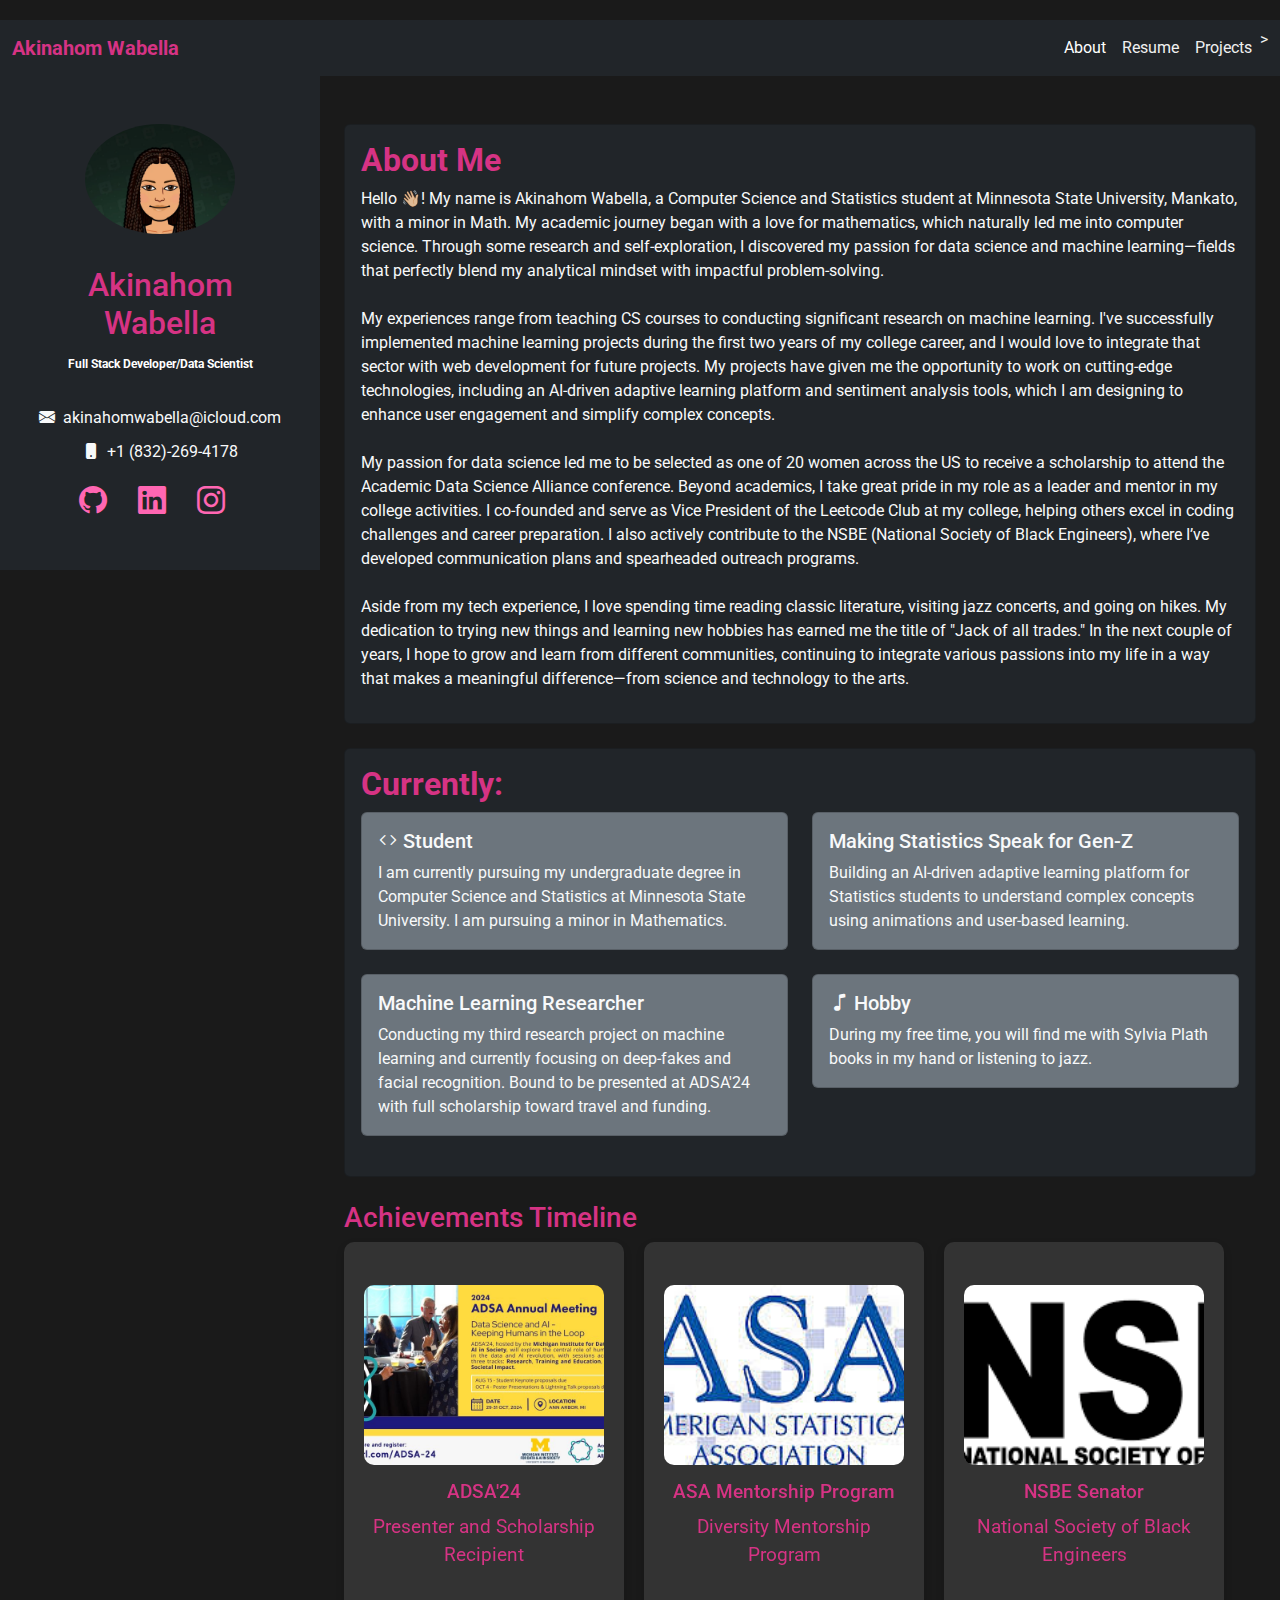
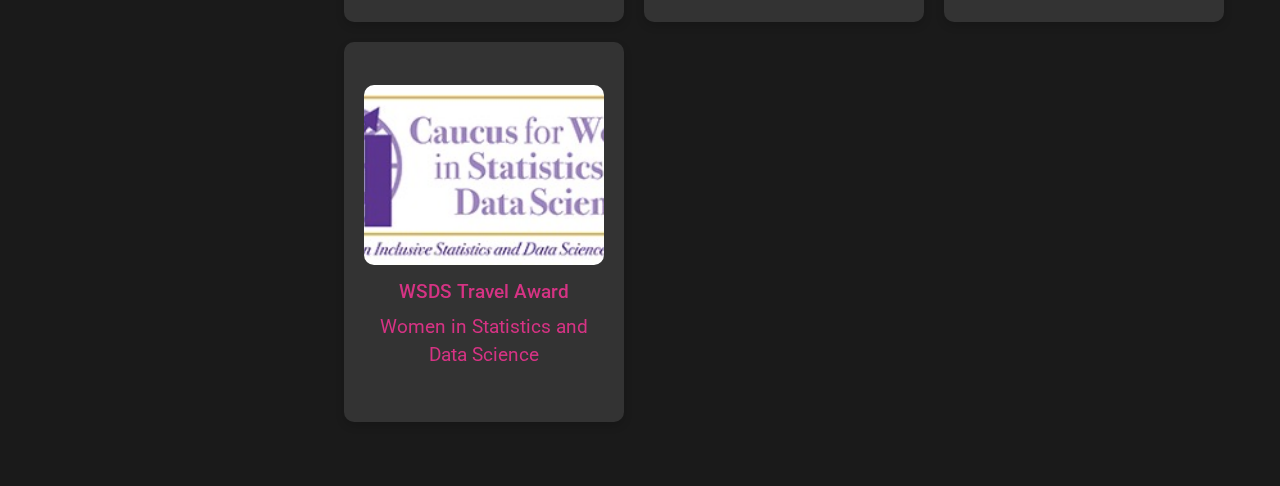
<file: index.html>
<!DOCTYPE html>
<html lang="en">

<head>
    <meta charset="UTF-8">
    <meta name="viewport" content="width=device-width, initial-scale=1.0, user-scalable=no">
    <meta name="description" content="Akinahom Wabella's Portfolio">
    <meta name="author" content="Akinahom Wabella">
    <title>Akinahom Wabella Portfolio</title>
    <link rel="icon" type="image/x-icon" href="assets/favicon.ico">
    <link href="https://fonts.googleapis.com/css2?family=Roboto:wght@400;700&display=swap" rel="stylesheet">
    <!-- Bootstrap CSS -->
    <link href="https://cdn.jsdelivr.net/npm/bootstrap@5.1.3/dist/css/bootstrap.min.css" rel="stylesheet" />
    <link href="css/styles.css" rel="stylesheet">
    <!-- Bootstrap Icons -->
    <link href="https://cdn.jsdelivr.net/npm/bootstrap-icons/font/bootstrap-icons.css" rel="stylesheet">
</head>

<body>
    <!-- Placeholder for Navbar -->
    <div id="navbar-placeholder"></div>

    <!-- Main Container -->
    <div class="container-fluid">
        <div class="row">
            <!-- Placeholder for Sidebar -->
            <div id="sidebar-placeholder" class="col-md-3 bg-dark text-light sidebar p-4"></div>

            <!-- Main Content -->
            <div class="col-md-9 main-content p-4">
                <!-- About Section in a Card -->
                <div class="card my-4 bg-dark text-light">
                    <div class="card-body">
                        <h2 class="fw-bold">About Me</h2>
                        <p>
                            Hello 👋🏼! My name is Akinahom Wabella, a Computer Science and Statistics student at Minnesota State University, Mankato, with a minor in Math. My academic journey began with a love for mathematics, which naturally led me into computer science. Through some research and self-exploration, I discovered my passion for data science and machine learning—fields that perfectly blend my analytical mindset with impactful problem-solving.
                            <br><br>
                            My experiences range from teaching CS courses to conducting significant research on machine learning. I've successfully implemented machine learning projects during the first two years of my college career, and I would love to integrate that sector with web development for future projects. My projects have given me the opportunity to work on cutting-edge technologies, including an AI-driven adaptive learning platform and sentiment analysis tools, which I am designing to enhance user engagement and simplify complex concepts.
                            <br><br>
                            My passion for data science led me to be selected as one of 20 women across the US to receive a scholarship to attend the Academic Data Science Alliance conference. Beyond academics, I take great pride in my role as a leader and mentor in my college activities. I co-founded and serve as Vice President of the Leetcode Club at my college, helping others excel in coding challenges and career preparation. I also actively contribute to the NSBE (National Society of Black Engineers), where I’ve developed communication plans and spearheaded outreach programs.
                            <br><br>
                            Aside from my tech experience, I love spending time reading classic literature, visiting jazz concerts, and going on hikes. My dedication to trying new things and learning new hobbies has earned me the title of "Jack of all trades." In the next couple of years, I hope to grow and learn from different communities, continuing to integrate various passions into my life in a way that makes a meaningful difference—from science and technology to the arts.
                        </p>
                    </div>
                </div>

                <!-- What I'm Doing Section -->
                <div class="card my-4 bg-dark text-light">
                    <div class="card-body">
                        <h2 class="fw-bold">Currently:</h2>
                        <div class="row">
                            <!-- First Card -->
                            <div class="col-md-6 mb-4">
                                <div class="card bg-secondary text-light">
                                    <div class="card-body">
                                        <h5 class="card-title"><i class="bi bi-code"></i> Student</h5>
                                        <p class="card-text">
                                            I am currently pursuing my undergraduate degree in Computer Science and Statistics at Minnesota State University. I am pursuing a minor in Mathematics.
                                        </p>
                                    </div>
                                </div>
                            </div>
                            <!-- Second Card -->
                            <div class="col-md-6 mb-4">
                                <div class="card bg-secondary text-light">
                                    <div class="card-body">
                                        <h5 class="card-title"><i class="bi bi-computer"></i> Making Statistics Speak for Gen-Z</h5>
                                        <p class="card-text">
                                            Building an AI-driven adaptive learning platform for Statistics students to understand complex concepts using animations and user-based learning.
                                        </p>
                                    </div>
                                </div>
                            </div>
                            <!-- Third Card -->
                            <div class="col-md-6 mb-4">
                                <div class="card bg-secondary text-light">
                                    <div class="card-body">
                                        <h5 class="card-title"><i class="bi bi-research"></i> Machine Learning Researcher</h5>
                                        <p class="card-text">
                                            Conducting my third research project on machine learning and currently focusing on deep-fakes and facial recognition. Bound to be presented at ADSA'24 with full scholarship toward travel and funding.
                                        </p>
                                    </div>
                                </div>
                            </div>
                            <!-- Fourth Card -->
                            <div class="col-md-6 mb-4">
                                <div class="card bg-secondary text-light">
                                    <div class="card-body">
                                        <h5 class="card-title"><i class="bi bi-music-note"></i> Hobby</h5>
                                        <p class="card-text">
                                            During my free time, you will find me with Sylvia Plath books in my hand or listening to jazz.
                                        </p>
                                    </div>
                                </div>
                            </div>
                        </div>
                    </div>
                </div>

                <!-- Achievements Timeline Section -->
                <div class="flip-timeline-section">
                    <h3>Achievements Timeline</h3>
                    <div class="flip-card-container">
                        <!-- First Flip Card -->
                        <div class="flip-card">
                            <div class="flip-card-inner">
                                <div class="flip-card-front">
                                    <img src="assets/images/ADSA-24.jpeg" alt="ADSA Presenter" class="img-fluid">
                                    <h4>ADSA'24</h4>
                                    <p>Presenter and Scholarship Recipient</p>
                                </div>
                                <div class="flip-card-back">
                                    <p>Selected as one of 20 women across the US for a scholarship to attend the Academic Data Science Alliance conference. Presenting research to an audience of 100+ professionals, focusing on the societal impact of data science and AI.</p>
                                </div>
                            </div>
                        </div>

                        <!-- Second Flip Card -->
                        <div class="flip-card">
                            <div class="flip-card-inner">
                                <div class="flip-card-front">
                                    <img src="assets/images/ASA.jpeg" alt="American Statistical Association" class="img-fluid">
                                    <h4>ASA Mentorship Program</h4>
                                    <p>Diversity Mentorship Program</p>
                                </div>
                                <div class="flip-card-back">
                                    <p>Chosen as one of 50 participants from over 300 applicants to attend the prestigious ASA Diversity Mentorship Program, demonstrating exceptional promise in statistical research and leadership.</p>
                                </div>
                            </div>
                        </div>

                        <!-- Third Flip Card -->
                        <div class="flip-card">
                            <div class="flip-card-inner">
                                <div class="flip-card-front">
                                    <img src="assets/images/NSBE.png" alt="NSBE Senator" class="img-fluid">
                                    <h4>NSBE Senator</h4>
                                    <p>National Society of Black Engineers</p>
                                </div>
                                <div class="flip-card-back">
                                    <p>Serve as the voice of the chapter at regional and national NSBE meetings. Contributed to discussions and decision-making processes to enhance chapter activities, resulting in an increase of 50+ new members.</p>
                                </div>
                            </div>
                        </div>

                        <!-- Fourth Flip Card -->
                        <div class="flip-card">
                            <div class="flip-card-inner">
                                <div class="flip-card-front">
                                    <img src="assets/images/IDWSDS.jpeg" alt="Women in Statistics and Data Science" class="img-fluid">
                                    <h4>WSDS Travel Award</h4>
                                    <p>Women in Statistics and Data Science</p>
                                </div>
                                <div class="flip-card-back">
                                    <p>Selected to receive the WSDS 2024 Student Travel Award, providing travel and registration support to attend the prestigious event in Reston, Virginia. Recognized for advancing diversity and excellence in statistics and data science.</p>
                                </div>
                            </div>
                        </div>
                    </div> <!-- End of Flip Card Container -->
                </div> <!-- End of Flip Timeline Section -->

            </div> <!-- End of Main Content -->
        </div> <!-- End of Row -->
    </div> <!-- End of Container Fluid -->

    <!-- Bootstrap JS -->
    <script src="js/include.js"></script>
    <script src="https://cdn.jsdelivr.net/npm/bootstrap@5.1.3/dist/js/bootstrap.bundle.min.js"></script>
</body>

</html>
</file>
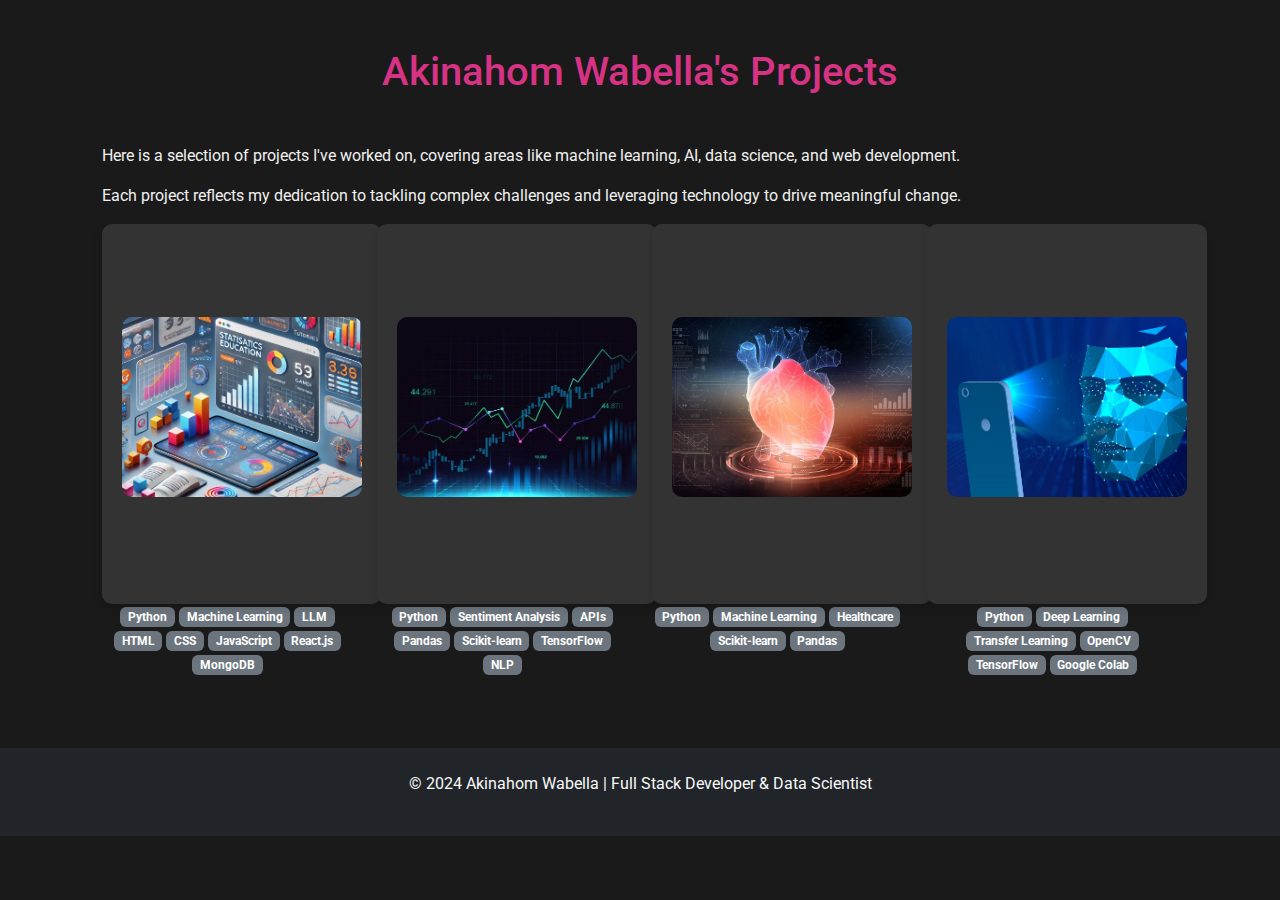
<file: projects.html>
<!DOCTYPE html>
<html lang="en">
<head>
    <meta charset="UTF-8">
    <meta name="viewport" content="width=device-width, initial-scale=1.0, user-scalable=no">
    <meta name="description" content="Akinahom Wabella's Portfolio">
    <meta name="author" content="Akinahom Wabella">
    <title>Akinahom Wabella Portfolio</title>
    <link rel="icon" type="image/x-icon" href="assets/favicon.ico">
    <link href="https://fonts.googleapis.com/css2?family=Roboto:wght@400;700&display=swap" rel="stylesheet">
    <!-- Bootstrap CSS -->
    <link href="https://cdn.jsdelivr.net/npm/bootstrap@5.1.3/dist/css/bootstrap.min.css" rel="stylesheet" />
    <!-- Bootstrap Icons -->
    <link href="css/styles.css" rel="stylesheet">
</head>
<body>

<div class="container my-5">
    <h1 class="text-center mb-4">Akinahom Wabella's Projects</h1>
    <p class="text-center mb-5">
        <p>Here is a selection of projects I've worked on, covering areas like machine learning, AI, data science, and web development.</p>
        <p>Each project reflects my dedication to tackling complex challenges and leveraging technology to drive meaningful change.</p>
    </p>
    <div class="row">
        <!-- First Project - Making Statistics Speak for GenZ -->
        <div class="col-md-3 mb-4">
            <div class="flip-card">
                <div class="flip-card-inner">
                    <div class="flip-card-front">
                        <img src="assets/images/stat_for_Genz.webp" alt="Making Statistics Speak for GenZ" class="img-fluid">
                    </div>
                    <div class="flip-card-back">
                        <h4>Making Statistics Speak for GenZ</h4>
                        <p>Developing a platform that delivers statistical education through engaging games and step-by-step tutorials powered by LLM.</p>
                        <a href="https://github.com/akinahomwabella/LMS-with-LLM" target="_blank" class="btn btn-pink mt-3">Statistics for GenZ</a>
                    </div>
                </div>
            </div>
            <div class="card-footer text-center">
                <span class="badge bg-secondary">Python</span>
                <span class="badge bg-secondary">Machine Learning</span>
                <span class="badge bg-secondary">LLM</span>
                <span class="badge bg-secondary">HTML</span>
                <span class="badge bg-secondary">CSS</span>
                <span class="badge bg-secondary">JavaScript</span>
                <span class="badge bg-secondary">React.js</span>
                <span class="badge bg-secondary">MongoDB</span>
            </div>
        </div>

        <!-- Second Project - Stock Price Prediction -->
        <div class="col-md-3 mb-4">
            <div class="flip-card">
                <div class="flip-card-inner">
                    <div class="flip-card-front">
                        <img src="assets/images/stocks.jpg" alt="Stock Price Prediction using Sentiment Analysis" class="img-fluid">
                    </div>
                    <div class="flip-card-back">
                        <h4>Stock Price Prediction using Sentiment Analysis</h4>
                        <p>Developed a system that analyzes financial data from Alpha Vantage and Twitter API, to predict stock price movements based on sentiment analysis.</p>
                        <a href="https://github.com/akinahomwabella/Stock_Price_with_ML" target="_blank" class="btn btn-pink mt-3">Stock Price Prediction</a>
                    </div>
                </div>
            </div>
            <div class="card-footer text-center">
                <span class="badge bg-secondary">Python</span>
                <span class="badge bg-secondary">Sentiment Analysis</span>
                <span class="badge bg-secondary">APIs</span>
                <span class="badge bg-secondary">Pandas</span>
                <span class="badge bg-secondary">Scikit-learn</span>
                <span class="badge bg-secondary">TensorFlow</span>
                <span class="badge bg-secondary">NLP</span>
            </div>
        </div>

        <!-- Third Project - Predictive Heart Disease Analysis -->
        <div class="col-md-3 mb-4">
            <div class="flip-card">
                <div class="flip-card-inner">
                    <div class="flip-card-front">
                        <img src="assets/images/heart_disease.jpg" alt="Predictive Heart Disease Analysis" class="img-fluid">
                    </div>
                    <div class="flip-card-back">
                        <h4>Predictive Heart Disease Analysis</h4>
                        <p>Integrated machine learning algorithms to enhance the predictive capabilities of detecting heart disease, particularly in the elderly community.</p>
                        <a href="https://github.com/akinahomwabella/Predictive-Heart-Disease-Analysis" target="_blank" class="btn btn-pink mt-3">Heart Disease Analysis</a>
                    </div>
                </div>
            </div>
            <div class="card-footer text-center">
                <span class="badge bg-secondary">Python</span>
                <span class="badge bg-secondary">Machine Learning</span>
                <span class="badge bg-secondary">Healthcare</span>
                <span class="badge bg-secondary">Scikit-learn</span>
                <span class="badge bg-secondary">Pandas</span>
            </div>
        </div>

        <!-- Fourth Project - Deepfake Detection -->
        <div class="col-md-3 mb-4">
            <div class="flip-card">
                <div class="flip-card-inner">
                    <div class="flip-card-front">
                        <img src="assets/images/deep_fake.jpg" alt="Deepfake Detection for Online Misinformation" class="img-fluid">
                    </div>
                    <div class="flip-card-back">
                        <h4>Deepfake Detection for Online Misinformation</h4>
                        <p>Developed a real-time deepfake detection system using transfer learning techniques to detect manipulated videos from the DFDC dataset.</p>
                        <a href="https://github.com/akinahomwabella/deepfake-detection" target="_blank" class="btn btn-pink mt-3">Deepfake Detection</a>
                    </div>
                </div>
            </div>
            <div class="card-footer text-center">
                <span class="badge bg-secondary">Python</span>
                <span class="badge bg-secondary">Deep Learning</span>
                <span class="badge bg-secondary">Transfer Learning</span>
                <span class="badge bg-secondary">OpenCV</span>
                <span class="badge bg-secondary">TensorFlow</span>
                <span class="badge bg-secondary">Google Colab</span>
            </div>
        </div>
    </div>
</div>

<!-- Footer -->
<footer class="bg-dark text-light text-center py-4">
    <p>© 2024 Akinahom Wabella | Full Stack Developer & Data Scientist</p>
    <a href="https://github.com/akinahomwabella" target="_blank"><i class="bi bi-github"></i></a>
    <a href="https://linkedin.com/in/akinahomwabella" target="_blank"><i class="bi bi-linkedin"></i></a>
</footer>

<!-- Bootstrap JS -->
<script src="https://cdn.jsdelivr.net/npm/bootstrap@5.1.3/dist/js/bootstrap.bundle.min.js"></script>
</body>
</html>
</file>
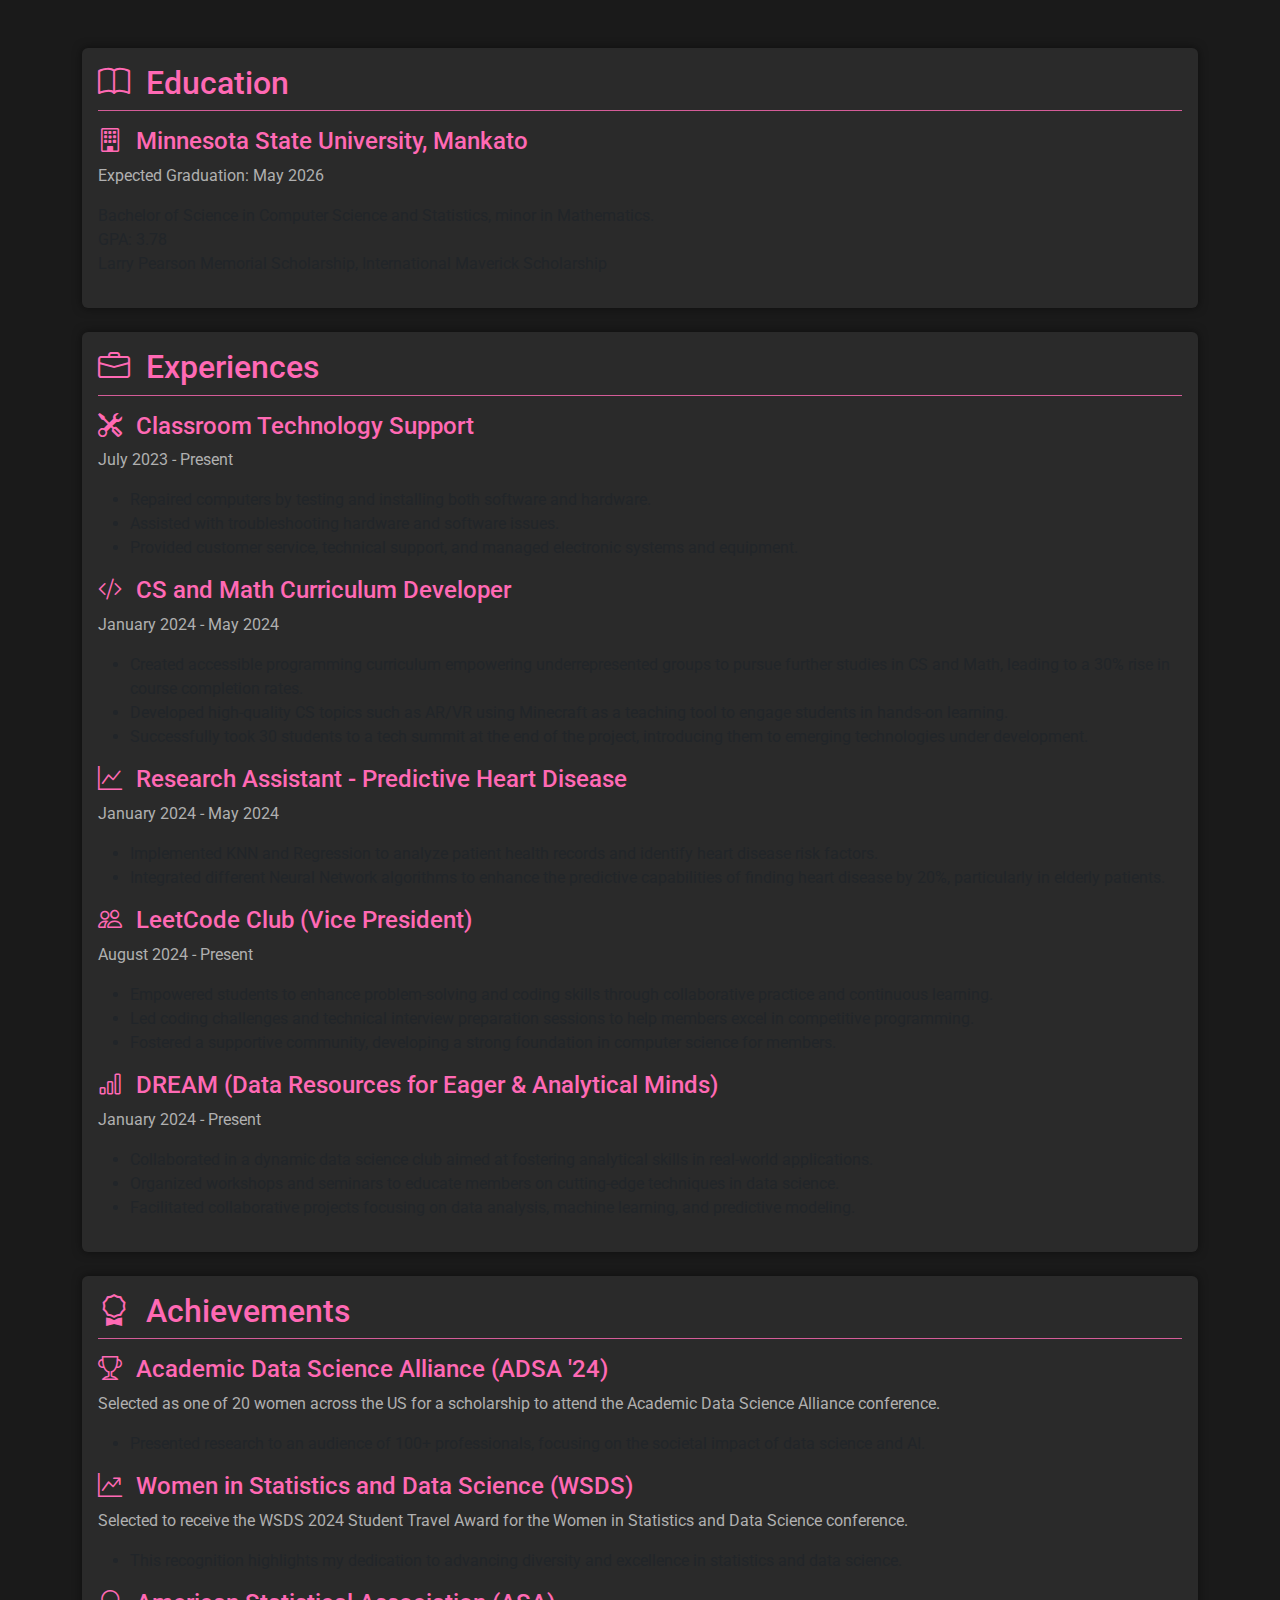
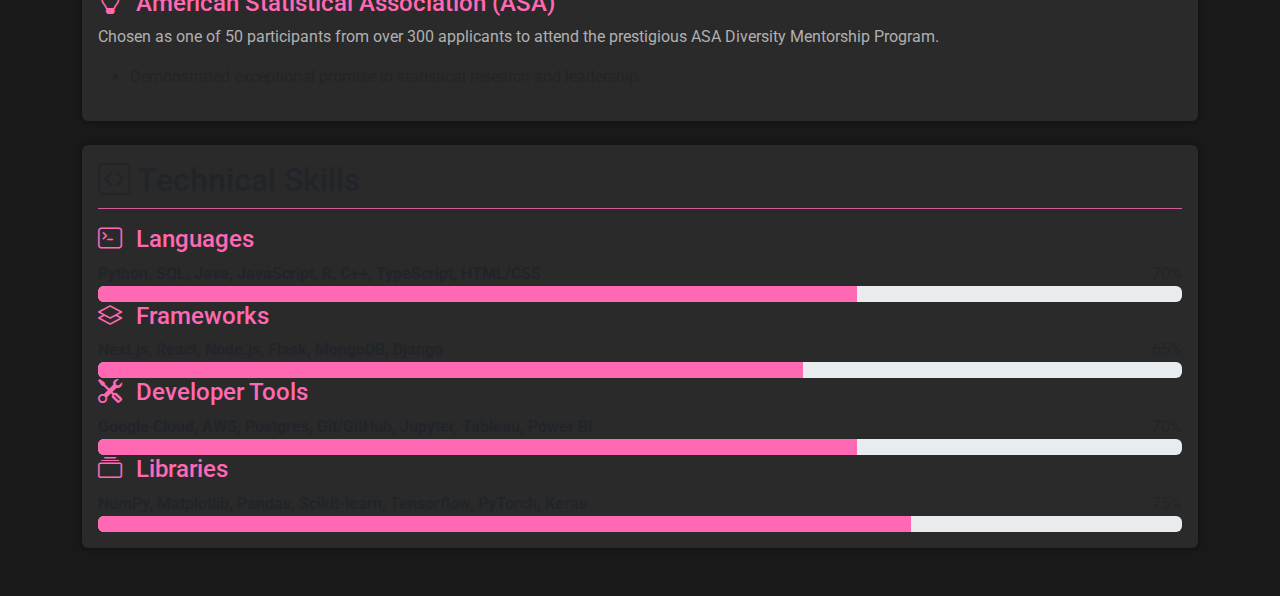
<file: resume.html>
<!DOCTYPE html>
<html lang="en">
<head>
    <meta charset="UTF-8">
    <meta name="viewport" content="width=device-width, initial-scale=1.0, user-scalable=no">
    <meta name="description" content="Akinahom Wabella's Portfolio">
    <meta name="author" content="Akinahom Wabella">
    <title>Akinahom Wabella Portfolio</title>
    <link rel="icon" type="image/x-icon" href="assets/favicon.ico">
    <link href="https://fonts.googleapis.com/css2?family=Roboto:wght@400;700&display=swap" rel="stylesheet">
    <!-- Bootstrap CSS -->
    <link href="https://cdn.jsdelivr.net/npm/bootstrap@5.1.3/dist/css/bootstrap.min.css" rel="stylesheet" />
    <!-- Bootstrap Icons -->
    <link href="https://cdn.jsdelivr.net/npm/bootstrap-icons@1.5.0/font/bootstrap-icons.css" rel="stylesheet" />
    <style>
        body {
            background-color: #1a1a1a;
            color: #f0f0f0;
            font-family: 'Roboto', sans-serif;
        }

        .card {
            background-color: #2a2a2a;
            border: none;
            box-shadow: 0px 0px 10px rgba(0, 0, 0, 0.5);
            margin-bottom: 20px;
        }

        .section-title, h4 {
            color: #ff69b4; /* Pink color for headings */
        }

        /* Muted text for achievements and experience descriptions */
        .text-muted-custom {
            color: #b0b0b0;
        }

        /* Custom pink progress bars */
        .progress-bar {
            background-color: #ff69b4;
        }

        .skill-label {
            font-weight: bold;
        }

        /* Adding margin to icons in headings */
        .section-title i, h4 i {
            margin-right: 8px;
        }

        /* Custom styles for hr (dividers) */
        hr {
            border-top: 1px solid #ff69b4;
            opacity: 0.8;
        }
    </style>
</head>
<body>

<div class="container my-5">
    <!-- Education Section Card -->
    <div class="card mb-4">
        <div class="card-body">
            <div class="section-header">
                <h2 class="section-title"><i class="bi bi-book"></i> Education</h2>
                <hr class="mt-2">
            </div>
            <div class="education-content">
                <h4><i class="bi bi-building"></i> Minnesota State University, Mankato</h4>
                <p class="text-muted-custom">Expected Graduation: May 2026</p>
                <p>Bachelor of Science in Computer Science and Statistics, minor in Mathematics.<br>
                    GPA: 3.78<br>
                    Larry Pearson Memorial Scholarship, International Maverick Scholarship
                </p>
            </div>
        </div>
    </div>

    <!-- Experiences Section Card -->
    <div class="card mb-4">
        <div class="card-body">
            <div class="section-header">
                <h2 class="section-title"><i class="bi bi-briefcase"></i> Experiences</h2>
                <hr class="mt-2">
            </div>
            <!-- First Experience -->
            <div class="experience-content">
                <h4><i class="bi bi-tools"></i> Classroom Technology Support</h4>
                <p class="text-muted-custom">July 2023 - Present</p>
                <ul>
                    <li>Repaired computers by testing and installing both software and hardware.</li>
                    <li>Assisted with troubleshooting hardware and software issues.</li>
                    <li>Provided customer service, technical support, and managed electronic systems and equipment.</li>
                </ul>
            </div>
            <!-- Second Experience -->
            <div class="experience-content">
                <h4><i class="bi bi-code-slash"></i> CS and Math Curriculum Developer</h4>
                <p class="text-muted-custom">January 2024 - May 2024</p>
                <ul>
                    <li>Created accessible programming curriculum empowering underrepresented groups to pursue further studies in CS and Math, leading to a 30% rise in course completion rates.</li>
                    <li>Developed high-quality CS topics such as AR/VR using Minecraft as a teaching tool to engage students in hands-on learning.</li>
                    <li>Successfully took 30 students to a tech summit at the end of the project, introducing them to emerging technologies under development.</li>
                </ul>
            </div>
            <!-- Third Experience -->
            <div class="experience-content">
                <h4><i class="bi bi-graph-up"></i> Research Assistant - Predictive Heart Disease</h4>
                <p class="text-muted-custom">January 2024 - May 2024</p>
                <ul>
                    <li>Implemented KNN and Regression to analyze patient health records and identify heart disease risk factors.</li>
                    <li>Integrated different Neural Network algorithms to enhance the predictive capabilities of finding heart disease by 20%, particularly in elderly patients.</li>
                </ul>
            </div>

            <!-- Fourth Experience - LeetCode Club -->
            <div class="experience-content">
                <h4><i class="bi bi-people"></i> LeetCode Club (Vice President)</h4>
                <p class="text-muted-custom">August 2024 - Present</p>
                <ul>
                    <li>Empowered students to enhance problem-solving and coding skills through collaborative practice and continuous learning.</li>
                    <li>Led coding challenges and technical interview preparation sessions to help members excel in competitive programming.</li>
                    <li>Fostered a supportive community, developing a strong foundation in computer science for members.</li>
                </ul>
            </div>

            <!-- Fifth Experience - DREAM (Data Resources for Eager & Analytical Minds) -->
            <div class="experience-content">
                <h4><i class="bi bi-bar-chart"></i> DREAM (Data Resources for Eager & Analytical Minds)</h4>
                <p class="text-muted-custom">January 2024 - Present</p>
                <ul>
                    <li>Collaborated in a dynamic data science club aimed at fostering analytical skills in real-world applications.</li>
                    <li>Organized workshops and seminars to educate members on cutting-edge techniques in data science.</li>
                    <li>Facilitated collaborative projects focusing on data analysis, machine learning, and predictive modeling.</li>
                </ul>
            </div>
        </div>
    </div>

    <!-- Achievements Section Card -->
    <div class="card mb-4">
        <div class="card-body">
            <div class="section-header">
                <h2 class="section-title"><i class="bi bi-award"></i> Achievements</h2>
                <hr class="mt-2">
            </div>
            <!-- First Achievement -->
            <div class="achievement-content">
                <h4><i class="bi bi-trophy"></i> Academic Data Science Alliance (ADSA '24)</h4>
                <p class="text-muted-custom">Selected as one of 20 women across the US for a scholarship to attend the Academic Data Science Alliance conference.</p>
                <ul>
                    <li>Presented research to an audience of 100+ professionals, focusing on the societal impact of data science and AI.</li>
                </ul>
            </div>
            <!-- Second Achievement -->
            <div class="achievement-content">
                <h4><i class="bi bi-graph-up-arrow"></i> Women in Statistics and Data Science (WSDS)</h4>
                <p class="text-muted-custom">Selected to receive the WSDS 2024 Student Travel Award for the Women in Statistics and Data Science conference.</p>
                <ul>
                    <li>This recognition highlights my dedication to advancing diversity and excellence in statistics and data science.</li>
                </ul>
            </div>
            <!-- Third Achievement -->
            <div class="achievement-content">
                <h4><i class="bi bi-lightbulb"></i> American Statistical Association (ASA)</h4>
                <p class="text-muted-custom">Chosen as one of 50 participants from over 300 applicants to attend the prestigious ASA Diversity Mentorship Program.</p>
                <ul>
                    <li>Demonstrated exceptional promise in statistical research and leadership.</li>
                </ul>
            </div>
        </div>
    </div>

    <!-- My Skills Card -->
    <div class="card mb-4">
        <div class="card-body">
            <h2 class="skills-title"><i class="bi bi-code-square"></i> Technical Skills</h2>
            <hr class="mt-2">

            <!-- Programming Languages -->
            <h4><i class="bi bi-terminal"></i> Languages</h4>
            <div class="skill">
                <div class="d-flex justify-content-between">
                    <span class="skill-label">Python, SQL, Java, JavaScript, R, C++, TypeScript, HTML/CSS</span>
                    <span>70%</span>
                </div>
                <div class="progress">
                    <div class="progress-bar" role="progressbar" style="width: 70%;" aria-valuenow="70" aria-valuemin="0" aria-valuemax="100"></div>
                </div>
            </div>

            <!-- Frameworks -->
            <h4><i class="bi bi-layers"></i> Frameworks</h4>
            <div class="skill">
                <div class="d-flex justify-content-between">
                    <span class="skill-label">Next.js, React, Node.js, Flask, MongoDB, Django</span>
                    <span>65%</span>
                </div>
                <div class="progress">
                    <div class="progress-bar" role="progressbar" style="width: 65%;" aria-valuenow="65" aria-valuemin="0" aria-valuemax="100"></div>
                </div>
            </div>

            <!-- Developer Tools -->
            <h4><i class="bi bi-tools"></i> Developer Tools</h4>
            <div class="skill">
                <div class="d-flex justify-content-between">
                    <span class="skill-label">Google Cloud, AWS, Postgres, Git/GitHub, Jupyter, Tableau, Power BI</span>
                    <span>70%</span>
                </div>
                <div class="progress">
                    <div class="progress-bar" role="progressbar" style="width: 70%;" aria-valuenow="70" aria-valuemin="0" aria-valuemax="100"></div>
                </div>
            </div>

            <!-- Libraries -->
            <h4><i class="bi bi-collection"></i> Libraries</h4>
            <div class="skill">
                <div class="d-flex justify-content-between">
                    <span class="skill-label">NumPy, Matplotlib, Pandas, Scikit-learn, Tensorflow, PyTorch, Keras</span>
                    <span>75%</span>
                </div>
                <div class="progress">
                    <div class="progress-bar" role="progressbar" style="width: 75%;" aria-valuenow="75" aria-valuemin="0" aria-valuemax="100"></div>
                </div>
            </div>
        </div>
    </div>
</div>

<!-- Bootstrap JS -->
<script src="https://cdn.jsdelivr.net/npm/bootstrap@5.1.3/dist/js/bootstrap.bundle.min.js"></script>

</body>
</html>
</file>
<file: css/styles.css>
/* General Styles */
body {
    font-family: 'Roboto', sans-serif;
    background-color: #1a1a1a; /* Dark background */
    color: #f0f0f0; /* Light text */
    margin: 0;
    padding: 0;
    margin-top: 20px;
}

/* Navbar Styles */
.navbar {
    background-color: #333;
}

.navbar-brand {
    font-weight: bold;
    color: #d63384; /* Dark pink */
}

.nav-link {
    color: #f0f0f0;
}

.nav-link:hover {
    color: #d63384; /* Dark pink */
}

/* Sidebar Styles */
.sidebar {
    display: flex;
    flex-direction: column;
    align-items: center;
    text-align: center;
    height: 100%;
    padding: 20px;
}

.profile-pic {
    border-radius: 50%;
    margin-bottom: 20px;
}

.contact-info p {
    display: flex;
    align-items: center;
    justify-content: center;
    margin-bottom: 10px;
}

.social-links {
    display: flex;
    justify-content: center;
    gap: 15px;
    margin-top: 20px;
}

.social-links a {
    font-size: 1.5rem;
    color: #ff66b2;
}

.social-links a:hover {
    color: #e63989;
}

/* Main Content Styles */
.main-content {
    background-color: #1a1a1a;
    padding: 30px;
}

.about-section,
.flip-timeline-section {
    margin-bottom: 40px;
}

.about-section h2,
.what-i-do-section h2 {
    color: #d63384;
    margin-bottom: 20px;
}

.about-section p,
.what-i-do-section p {
    line-height: 1.6;
    font-size: 1.1rem;
}

/* What I'm Doing Section (Now same as About Me Section) */
.what-i-do-section {
    background-color: #333; /* Same dark background as About Me section */
    color: #f0f0f0; /* Light text */
    padding: 30px;
    border-radius: 10px;
    box-shadow: 0px 4px 10px rgba(0, 0, 0, 0.1);
    margin-bottom: 20px; /* Additional margin */
}

/* Headings (H1, H2, etc.) in Main Content should also be Pink */
h1, h2, h3, h4, h5, h6 {
    color: #d63384; /* Dark pink for all headings */
}

/* Projects Section Styles */
.project-list {
    list-style-type: none;
    padding: 0;
}

.project-item {
    background-color: #2a2a2a;
    border: none;
    padding: 20px;
    box-shadow: 0px 2px 10px rgba(0, 0, 0, 0.2);
    margin-bottom: 20px;
    border-radius: 8px;
}

.project-title {
    font-size: 1.5rem;
    font-weight: bold;
    color: #d63384;
}

.project-category {
    color: #888;
    font-size: 0.9rem;
    margin-top: 5px;
}

.project-description {
    margin-top: 10px;
    line-height: 1.5;
    color: #d3d3d3;
}

/* Flip Card Styles */
.flip-card-container {
    display: flex;
    flex-wrap: wrap;
    gap: 20px;
}

.flip-card {
    background-color: transparent;
    width: 280px;
    height: 380px;
    perspective: 1000px;
}

.flip-card-inner {
    position: relative;
    width: 100%;
    height: 100%;
    text-align: center;
    transition: transform 0.6s;
    transform-style: preserve-3d;
}

.flip-card:hover .flip-card-inner {
    transform: rotateY(180deg);
}

.flip-card-front,
.flip-card-back {
    position: absolute;
    width: 100%;
    height: 100%;
    backface-visibility: hidden;
    border-radius: 10px;
    box-shadow: 0 4px 8px rgba(0, 0, 0, 0.15);
}

.flip-card-front {
    background-color: #333;
    color: #d63384;
    display: flex;
    flex-direction: column;
    align-items: center;
    justify-content: center;
    padding: 20px;
}

.flip-card-front img {
    width: 100%;
    height: 180px;
    object-fit: cover;
    border-radius: 10px;
    margin-bottom: 15px;
}

.flip-card-front h4,
.flip-card-front p {
    font-size: 1.2rem;
    margin-bottom: 10px;
    color: #d63384;
}

.flip-card-back {
    background-color: #2a2a2a;
    color: #d63384;
    transform: rotateY(180deg);
    display: flex;
    flex-direction: column;
    justify-content: center;
    padding: 20px;
    border-radius: 10px;
}

.flip-card-back p {
    font-size: 0.9rem;
    line-height: 1.4;
    margin: 0;
    color: #d63384;
}

/* Media Queries */
@media (max-width: 768px) {
    .sidebar {
        min-height: auto;
        padding: 20px;
    }

    .main-content {
        padding: 15px;
    }

    .flip-card-container {
        flex-direction: column;
        align-items: center;
    }
    .flip-card {
        width: 100%;
    }
}

/* Container Styles */
.container {
    max-width: 1100px;
    margin: 0 auto;
}

/* Progress Bar for Skills */
.progress {
    height: 8px;
    border-radius: 10px;
    background-color: #e9ecef;
}

.progress-bar {
    background-color: #d63384;
}

/* Responsive Styling for Sections */
@media (max-width: 768px) {
    .section-title {
        font-size: 20px;
    }

    .education-content h4,
    .experience-content h4,
    .achievement-content h4 {
        font-size: 18px;
    }

    .skills-title {
        font-size: 22px;
    }

    .skill-label {
        font-size: 14px;
    }
}

/* Nav Tabs */
.nav-tabs .nav-link {
    border: none;
    border-bottom: 3px solid transparent;
    color: #adb5bd;
    font-size: 16px;
    padding: 10px 20px;
    transition: border-color 0.3s, color 0.3s;
}

.nav-tabs .nav-link.active {
    border-bottom-color: #f8f9fa;
    color: #f8f9fa;
    background-color: transparent;
}

.nav-tabs .nav-link:hover {
    color: #d63384;
}

/* Tab Content */
.tab-content {
    background-color: #495057;
    border-radius: 8px;
    padding: 20px;
    box-shadow: 0px 2px 10px rgba(0, 0, 0, 0.2);
}

.tab-content img {
    max-width: 100%;
    height: auto;
    border-radius: 8px;
    box-shadow: 0px 2px 10px rgba(0, 0, 0, 0.3);
}

.tab-content p {
    font-size: 16px;
    line-height: 1.6;
    margin-top: 15px;
    color: #f8f9fa;
}

/* Pink Button Style */
.btn-pink {
    background-color: #d63384;
    color: #fff;
    border: none;
}

.btn-pink:hover {
    background-color: #b3276d;
    color: #fff;
}

/* Additional Responsive Styles for Tabs */
@media (max-width: 768px) {
    .nav-tabs .nav-link {
        font-size: 14px;
    }

    h2 {
        font-size: 24px;
    }
}
</file>
